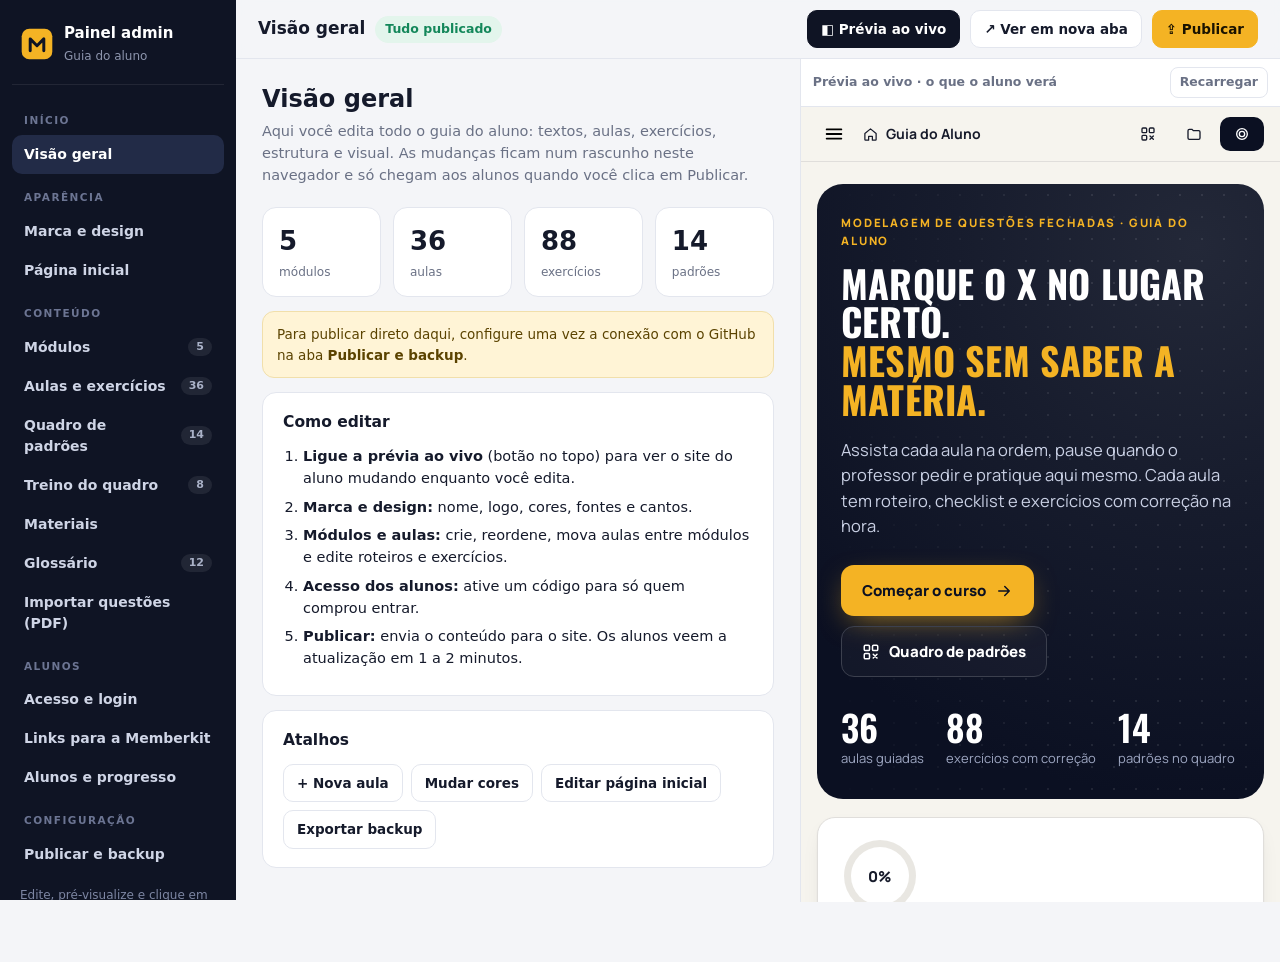
<file: admin.html>
<!DOCTYPE html>
<html lang="pt-BR">
<head>
<meta charset="utf-8">
<meta name="viewport" content="width=device-width, initial-scale=1">
<meta name="robots" content="noindex, nofollow">
<title>Painel admin · Guia do Aluno</title>
<style>
:root{--ink:#0f1424;--ink2:#171e34;--ink3:#222b47;--acc:#f4b324;--acc-soft:#fff4d6;--acc-ink:#7a5200;--bg:#f4f5f8;--card:#fff;--line:#e3e6ee;--text:#151a2b;--muted:#6a7185;--ok:#13875a;--ok-soft:#e3f5ec;--bad:#c93a2b;--bad-soft:#fdeceA;--r:14px}
*{box-sizing:border-box}
html,body{margin:0;height:100%}
body{font-family:system-ui,-apple-system,"Segoe UI",Roboto,sans-serif;color:var(--text);background:var(--bg);font-size:14.5px;line-height:1.5}
button,input,select,textarea{font:inherit;color:inherit}
button{cursor:pointer}
a{color:inherit}
.layout{display:grid;grid-template-columns:236px 1fr;min-height:100vh}
.side{background:var(--ink);color:#cfd5e6;position:sticky;top:0;height:100vh;display:flex;flex-direction:column;padding:18px 12px;overflow:auto}
.logo{display:flex;align-items:center;gap:10px;padding:4px 8px 18px;border-bottom:1px solid rgba(255,255,255,.08);margin-bottom:12px}
.logo b{display:block;color:#fff;font-size:15px}
.logo small{color:#8d95ad;font-size:12px}
.tab{display:flex;align-items:center;gap:10px;width:100%;text-align:left;border:0;background:transparent;color:#cfd5e6;padding:9px 12px;border-radius:10px;font-weight:600;font-size:14px}
.tab:hover{background:rgba(255,255,255,.05)}
.tab.on{background:var(--ink3);color:#fff}
.tab .n{margin-left:auto;font-size:11px;background:rgba(255,255,255,.08);border-radius:999px;padding:1px 8px;color:#aab2c8}
.tabsec{font-size:10.5px;letter-spacing:.14em;text-transform:uppercase;color:#6c7593;font-weight:800;margin:16px 12px 6px}
.side-foot{margin-top:auto;padding:12px 8px 0;font-size:12px;color:#7d86a3}
.side-foot a{color:var(--acc)}
.main{min-width:0;display:flex;flex-direction:column}
.top{position:sticky;top:0;z-index:20;background:rgba(244,245,248,.92);backdrop-filter:blur(8px);border-bottom:1px solid var(--line);display:flex;align-items:center;gap:10px;padding:10px 22px}
.top h1{font-size:17px;margin:0;font-weight:800}
.status{font-size:12.5px;font-weight:700;padding:4px 10px;border-radius:999px;background:#eceef4;color:var(--muted)}
.status.dirty{background:var(--acc-soft);color:var(--acc-ink)}
.status.ok{background:var(--ok-soft);color:var(--ok)}
.top .sp{flex:1}
.btn{display:inline-flex;align-items:center;gap:7px;border:1px solid var(--line);background:#fff;border-radius:10px;padding:8px 13px;font-weight:700;font-size:13.5px;text-decoration:none;white-space:nowrap}
.btn:hover{border-color:#c9cedb}
.btn.pri{background:var(--ink);color:#fff;border-color:var(--ink)}
.btn.pri:hover{background:var(--ink3)}
.btn.acc{background:var(--acc);border-color:var(--acc);color:#1a1300}
.btn.danger{color:var(--bad)}
.btn.sm{padding:5px 9px;font-size:12.5px;border-radius:8px}
.btn.ic{padding:5px 7px}
.btn[disabled]{opacity:.45;cursor:default}
.work{display:grid;grid-template-columns:1fr;flex:1;min-height:0}
.work.split{grid-template-columns:minmax(480px,1fr) minmax(380px,46%)}
.editor{padding:22px 26px 80px;min-width:0}
.prev{border-left:1px solid var(--line);background:#e9ebf1;position:sticky;top:57px;height:calc(100vh - 57px);display:none;flex-direction:column}
.work.split .prev{display:flex}
.prev-bar{display:flex;align-items:center;gap:8px;padding:8px 12px;border-bottom:1px solid var(--line);background:#fff;font-size:12.5px;font-weight:700;color:var(--muted)}
.prev iframe{flex:1;border:0;width:100%;background:#fff}
.pagett{font-size:24px;font-weight:800;margin:0 0 4px}
.pagesub{color:var(--muted);margin:0 0 20px;max-width:760px}
.card{background:var(--card);border:1px solid var(--line);border-radius:var(--r);padding:18px 20px;margin-bottom:14px}
.card h3{margin:0 0 12px;font-size:15.5px;font-weight:800;display:flex;align-items:center;gap:8px}
.card h3 .sp{flex:1}
.grid2{display:grid;grid-template-columns:1fr 1fr;gap:12px}
.grid3{display:grid;grid-template-columns:repeat(3,1fr);gap:12px}
.field{display:flex;flex-direction:column;gap:5px;margin-bottom:12px;min-width:0}
.field>span{font-size:12.5px;font-weight:700;color:#3d4459}
.field>small{font-size:12px;color:var(--muted)}
.field input[type=text],.field input[type=url],.field input[type=password],.field input[type=number],.field select,.field textarea{width:100%;border:1px solid #d6dae5;border-radius:9px;padding:8px 10px;background:#fff;outline:0}
.field textarea{resize:vertical;min-height:62px}
.card>textarea,.card textarea{width:100%;border:1px solid #d6dae5;border-radius:9px;padding:8px 10px;background:#fff;outline:0;resize:vertical}
.field input:focus,.field select:focus,.field textarea:focus{border-color:var(--acc);box-shadow:0 0 0 3px rgba(244,179,36,.18)}
.colorrow{display:flex;align-items:center;gap:8px}
.colorrow input[type=color]{width:42px;height:36px;border:1px solid #d6dae5;border-radius:9px;padding:2px;background:#fff}
.colorrow input[type=text]{flex:1}
.check{display:flex;align-items:center;gap:9px;font-weight:600;margin:6px 0 10px;cursor:pointer}
.check input{width:18px;height:18px;accent-color:var(--ink)}
.item{border:1px solid var(--line);border-radius:12px;padding:12px 14px;margin-bottom:10px;background:#fbfbfd}
.item-head{display:flex;align-items:center;gap:6px;margin-bottom:10px}
.item-head b{font-size:13px;color:var(--muted);flex:1;min-width:0;white-space:nowrap;overflow:hidden;text-overflow:ellipsis}
.lessons{display:grid;grid-template-columns:270px minmax(0,1fr);gap:16px;align-items:start}
.lessons>*{min-width:0}
.work.split .lessons{grid-template-columns:220px minmax(0,1fr)}
.work.split .grid3{grid-template-columns:1fr 1fr}
.llist{background:#fff;border:1px solid var(--line);border-radius:var(--r);padding:8px;position:sticky;top:72px;max-height:calc(100vh - 90px);overflow:auto}
.lmod{font-size:11px;letter-spacing:.1em;text-transform:uppercase;font-weight:800;color:var(--muted);padding:10px 8px 4px;display:flex;align-items:center;gap:6px}
.lrow{display:flex;align-items:center;gap:8px;padding:7px 8px;border-radius:9px;cursor:pointer;font-size:13.5px}
.lrow:hover{background:#f3f4f8}
.lrow.on{background:var(--acc-soft)}
.lrow .sg{font-size:11px;font-weight:800;background:#eceef4;border-radius:6px;padding:1px 6px;color:#555d74;flex:none;min-width:30px;text-align:center}
.lrow span:last-child{white-space:nowrap;overflow:hidden;text-overflow:ellipsis}
.q{border:1px solid var(--line);border-radius:12px;padding:12px 14px;margin-bottom:10px;background:#fbfbfd}
.opt{display:flex;align-items:center;gap:8px;margin-bottom:6px}
.opt input[type=radio]{width:18px;height:18px;accent-color:var(--ok);flex:none}
.opt input[type=text]{flex:1;border:1px solid #d6dae5;border-radius:8px;padding:7px 9px}
.opt.right input[type=text]{border-color:var(--ok);background:var(--ok-soft)}
.hint{font-size:12.5px;color:var(--muted)}
.note{background:var(--acc-soft);border:1px solid #f1dfab;border-radius:12px;padding:12px 14px;color:#5b4300;font-size:13.5px;margin-bottom:14px}
.note.ok{background:var(--ok-soft);border-color:#bfe6d1;color:#0d5c3c}
.note.bad{background:var(--bad-soft);border-color:#f2c3bd;color:#7c2015}
.stats{display:grid;grid-template-columns:repeat(4,1fr);gap:12px;margin-bottom:14px}
.stat{background:#fff;border:1px solid var(--line);border-radius:var(--r);padding:14px 16px}
.stat b{font-size:26px;display:block}
.stat small{color:var(--muted)}
.steps{margin:0;padding-left:20px}
.steps li{margin:7px 0}
.presets{display:flex;gap:8px;flex-wrap:wrap}
.preset{display:flex;align-items:center;gap:8px;border:1px solid var(--line);background:#fff;border-radius:10px;padding:6px 10px;font-weight:700;font-size:13px}
.preset i{width:16px;height:16px;border-radius:50%;display:inline-block}
.logo-prev{display:flex;align-items:center;gap:12px}
.logo-prev img{max-height:48px;max-width:160px;border-radius:8px;background:#0f1424;padding:4px}
.capa-prev{width:160px;aspect-ratio:16/9;border-radius:10px;background:#e3e6ee center/cover;border:1px solid var(--line)}
.banner{background:#fff;border:1px solid #f1dfab;border-left:4px solid var(--acc);border-radius:12px;padding:12px 16px;margin:14px 26px 0;display:flex;gap:10px;align-items:center;flex-wrap:wrap}
.modal-bg{position:fixed;inset:0;background:rgba(10,14,28,.5);z-index:100;display:grid;place-items:center;padding:20px}
.modal{background:#fff;border-radius:16px;padding:22px;max-width:480px;width:100%;box-shadow:0 30px 60px rgba(0,0,0,.3)}
.modal h3{margin:0 0 8px}
.modal p{color:var(--muted);margin:0 0 16px}
.modal .acts{display:flex;gap:8px;justify-content:flex-end;flex-wrap:wrap}
.toast{position:fixed;bottom:18px;left:50%;transform:translateX(-50%);background:var(--ink);color:#fff;padding:10px 16px;border-radius:999px;font-weight:700;font-size:13.5px;z-index:120;box-shadow:0 10px 30px rgba(0,0,0,.3)}
.empty{color:var(--muted);text-align:center;padding:30px}
.tbl{width:100%;border-collapse:collapse;font-size:13.5px}
.tbl th{text-align:left;font-size:12px;color:var(--muted);font-weight:700;padding:8px 10px;border-bottom:1px solid var(--line);white-space:nowrap}
.tbl td{padding:9px 10px;border-bottom:1px solid #f0f1f5;vertical-align:top}
.card h3 input{border:1px solid #d6dae5;border-radius:8px;padding:5px 9px;font-weight:500;font-size:13px}
.linkrow{display:flex;align-items:center;gap:8px;padding:9px 4px;border-top:1px solid #f0f1f5}
.lr-t{flex:1;min-width:0;font-size:13.5px}
.lr-t small{display:block;color:var(--muted);font-size:12px;white-space:nowrap;overflow:hidden;text-overflow:ellipsis;font-family:ui-monospace,Menlo,monospace}
.patgrid{display:grid;grid-template-columns:repeat(auto-fill,minmax(230px,1fr));gap:2px 14px}
.gopt{border:1px solid var(--line);border-radius:12px;padding:14px;background:#fbfbfd}
.gopt>b{display:block;margin-bottom:4px}
.gen{border:1px solid var(--line);border-radius:12px;padding:10px 12px;margin-bottom:12px}
.gen.off{opacity:.55}
.gen .q{margin:6px 0 0;border:0;padding:0;background:transparent}
.gen-bar{display:flex;gap:12px;align-items:flex-end;flex-wrap:wrap;margin-bottom:4px}
.gen-bar .field{margin:0;min-width:200px}
code{background:#eef0f5;border-radius:5px;padding:1px 5px;font-size:12.5px}
@media (max-width:1100px){.work.split{grid-template-columns:1fr}.prev{display:none!important}.lessons{grid-template-columns:1fr}.llist{position:static;max-height:none}}
@media (max-width:760px){.layout{grid-template-columns:1fr}.side{position:static;height:auto;flex-direction:row;flex-wrap:wrap;gap:4px}.logo,.tabsec,.side-foot{display:none}.tab{width:auto}.grid2,.grid3,.stats{grid-template-columns:1fr}.editor{padding:16px}.top{flex-wrap:wrap}}
</style>
</head>
<body>
<div class="layout">
  <aside class="side">
    <div class="logo"><svg width="34" height="34" viewBox="0 0 40 40"><rect x="2" y="2" width="36" height="36" rx="9" fill="#f4b324"/><path d="M12 28V14l8 8 8-8v14" stroke="#0f1424" stroke-width="3.5" fill="none" stroke-linecap="round" stroke-linejoin="round"/></svg><div><b>Painel admin</b><small>Guia do aluno</small></div></div>
    <nav id="tabs"></nav>
    <div class="side-foot">Edite, pré-visualize e clique em <b>Publicar</b>. Tudo que você muda fica salvo como rascunho neste navegador até publicar.<br><br><a href="index.html" target="_blank" rel="noopener">Abrir o site do aluno ↗</a></div>
  </aside>
  <div class="main">
    <header class="top">
      <h1 id="ttl">Visão geral</h1>
      <span class="status" id="status">Carregando…</span>
      <span class="sp"></span>
      <button class="btn" id="btnPrev" title="Mostrar a prévia ao lado">◧ Prévia ao vivo</button>
      <button class="btn" id="btnTab" title="Abrir o rascunho em uma nova aba">↗ Ver em nova aba</button>
      <button class="btn acc" id="btnPub">⇪ Publicar</button>
    </header>
    <div id="bannerSlot"></div>
    <div class="work" id="work">
      <section class="editor" id="ed"></section>
      <aside class="prev"><div class="prev-bar">Prévia ao vivo · o que o aluno verá <span style="flex:1"></span><button class="btn sm" id="prevReload">Recarregar</button></div><iframe id="frame" title="Prévia"></iframe></aside>
    </div>
  </div>
</div>
<script src="tema.js"></script>
<script src="nuvem.js"></script>
<script src="admin.js"></script>
</body>
</html>
</file>
